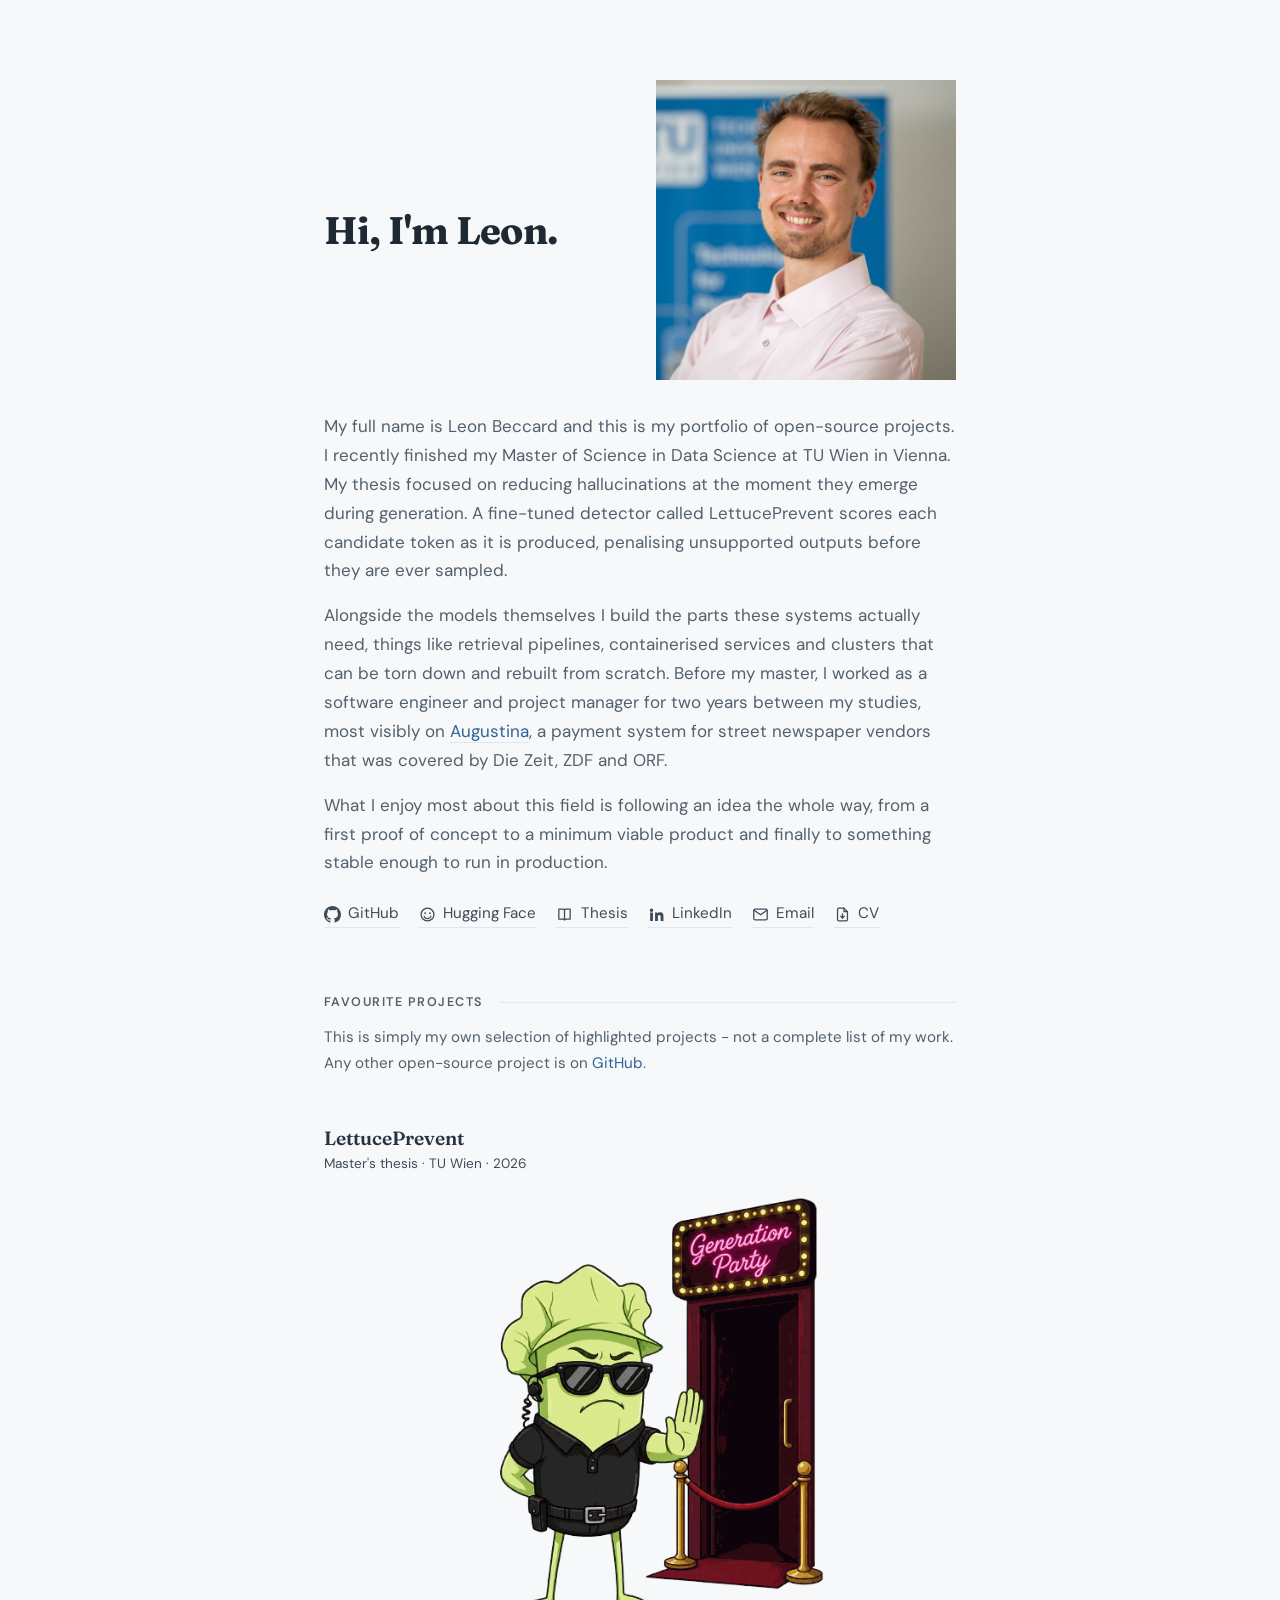
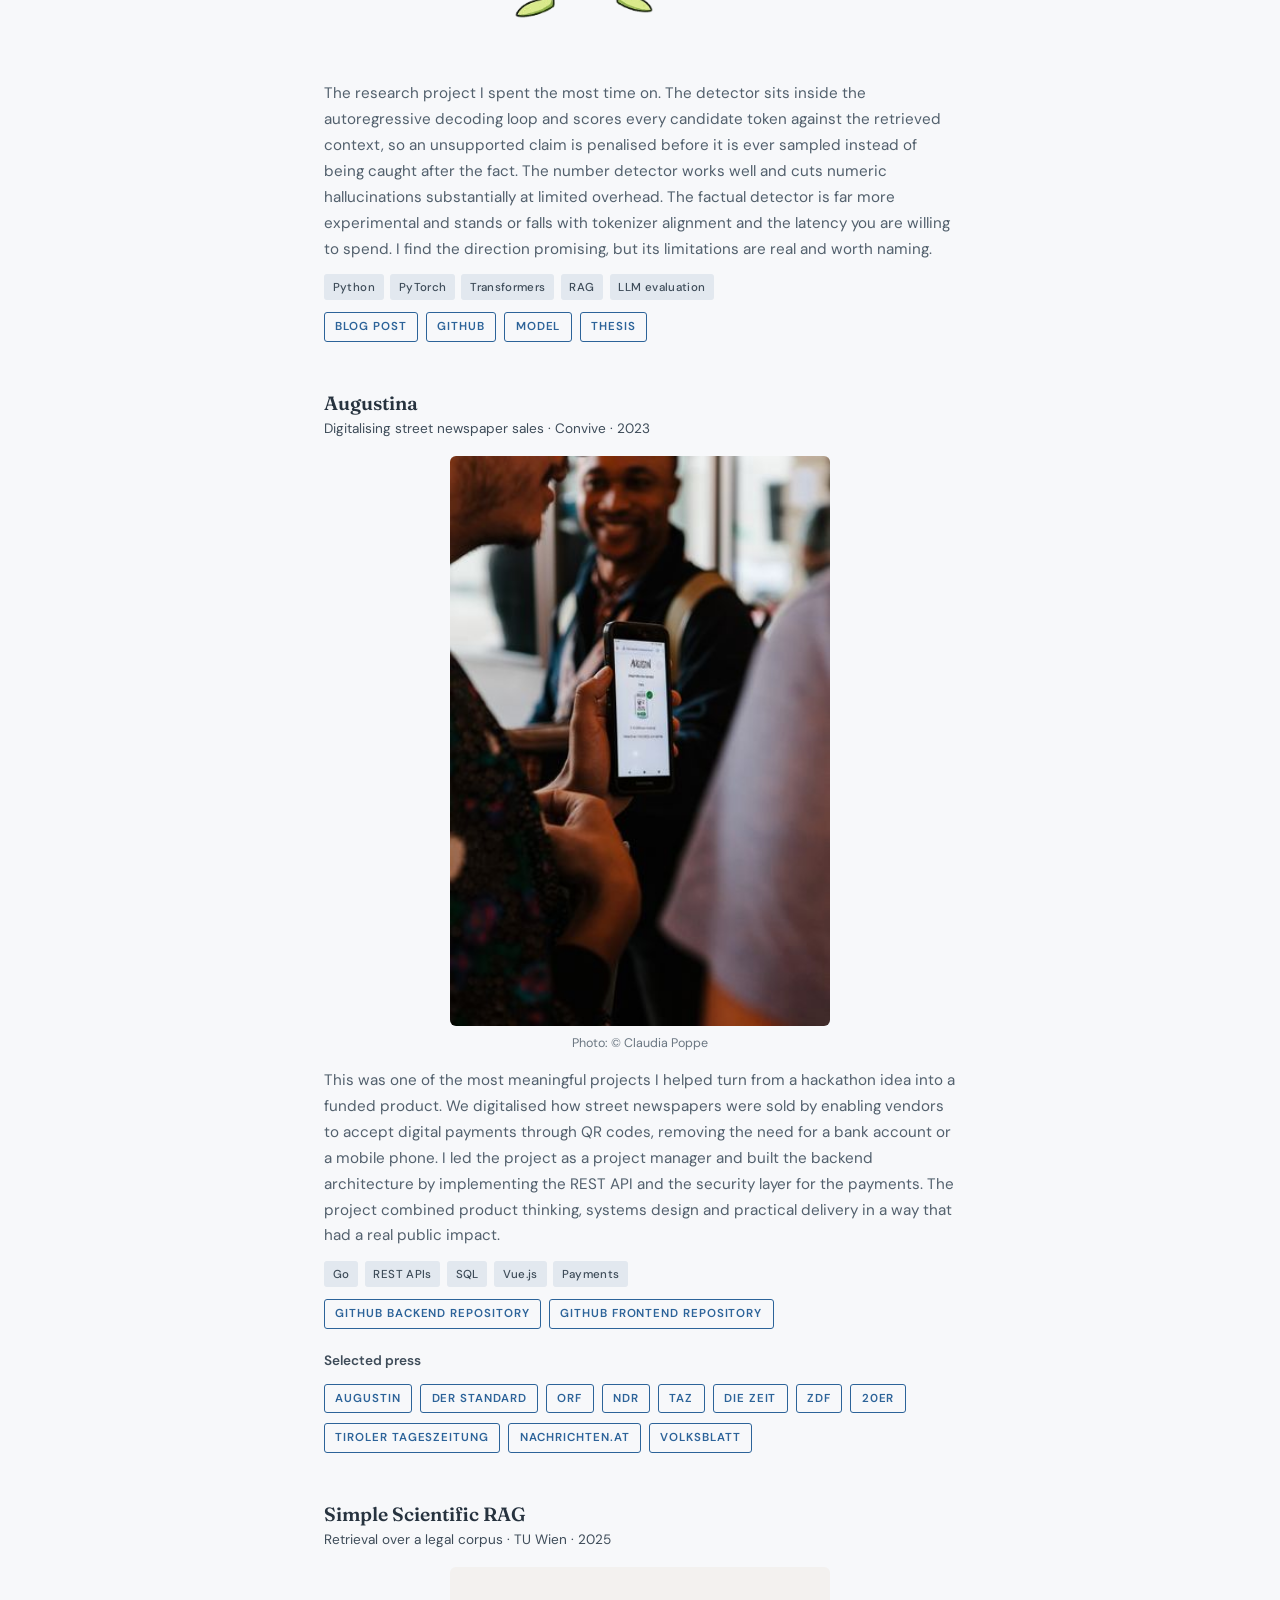
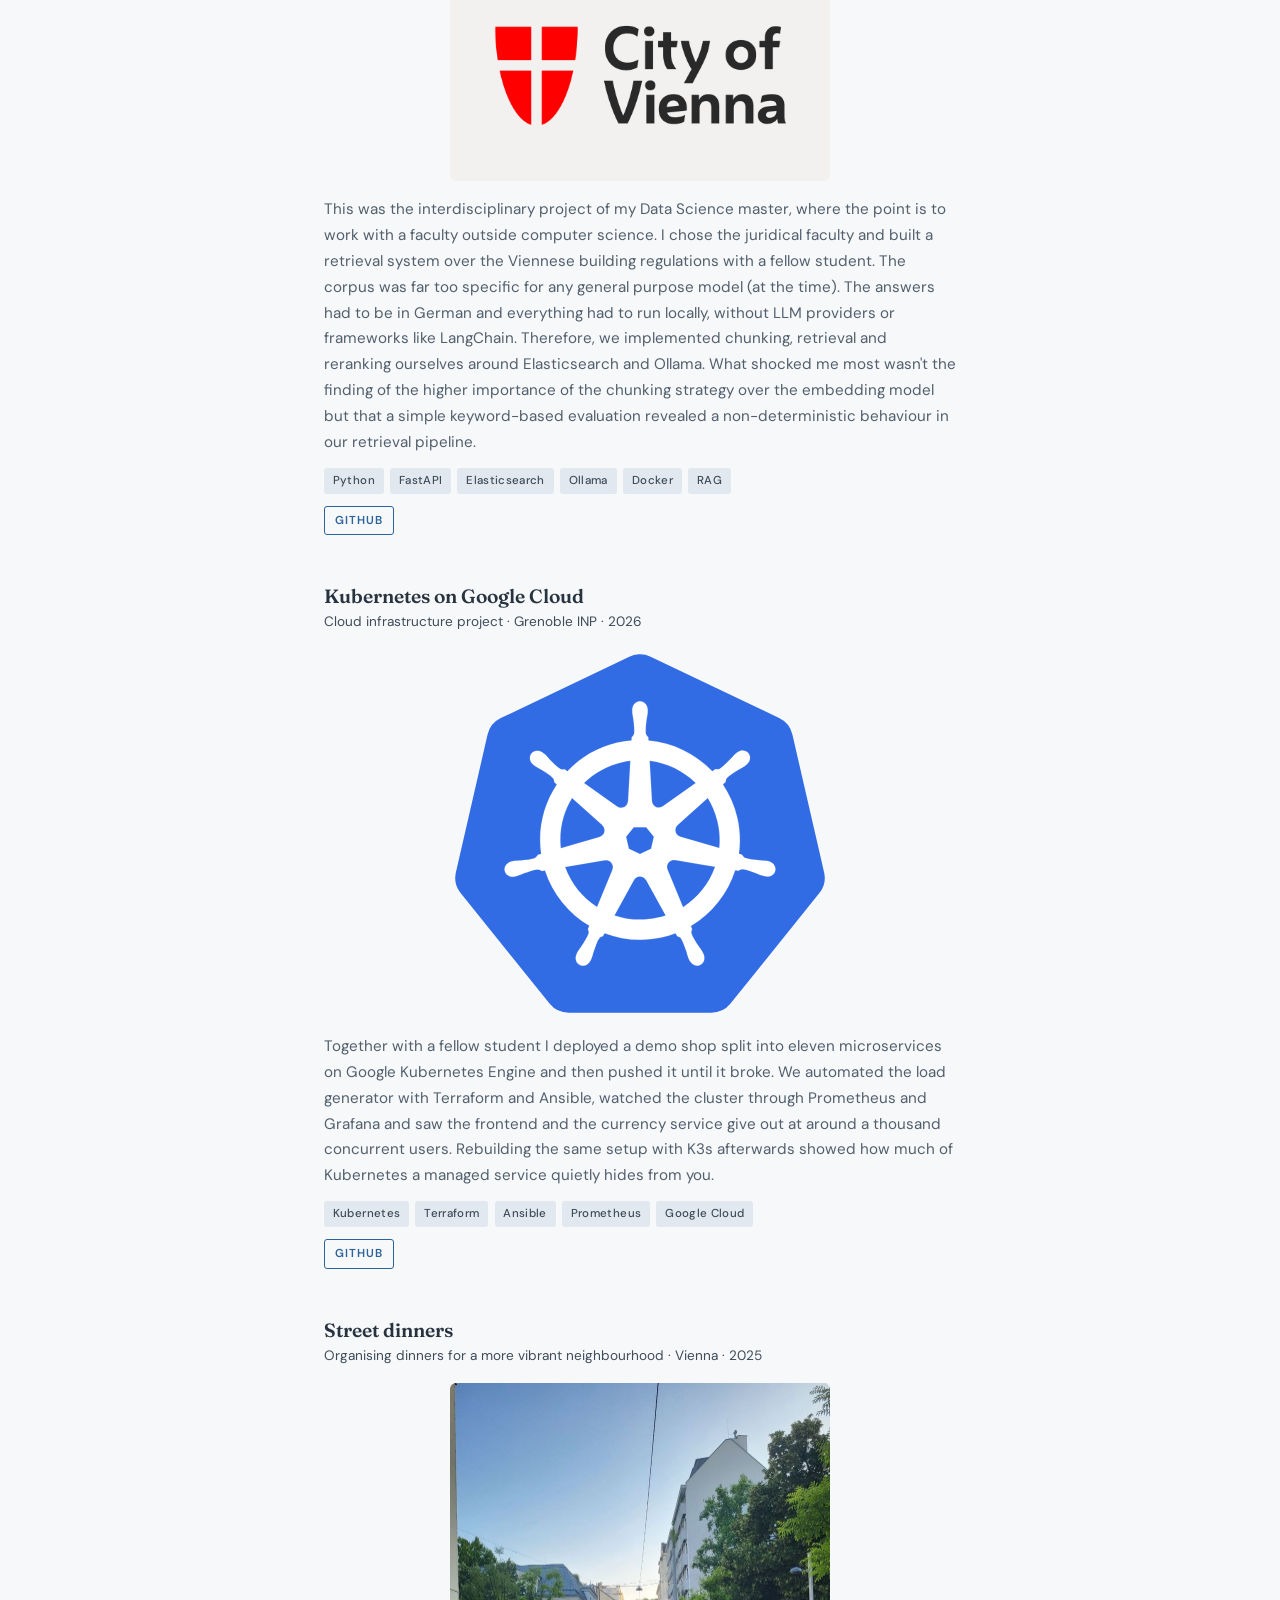
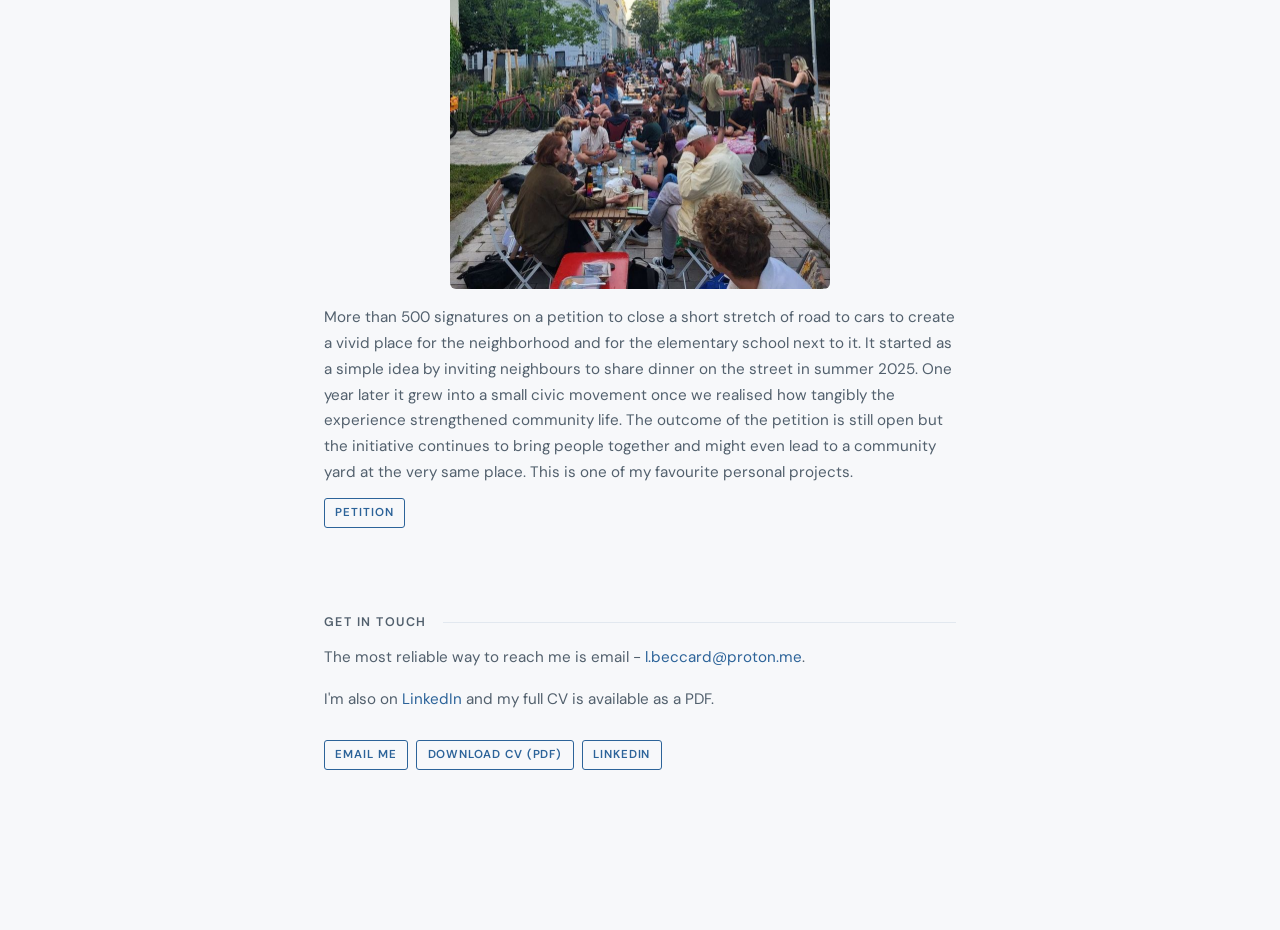
<file: index.html>
<!DOCTYPE html>
<html lang="en">
<head>
  <meta charset="utf-8">
  <meta name="viewport" content="width=device-width, initial-scale=1">
  <title>Leon Beccard - Data Science & LLM Engineering</title>
  <meta name="description" content="Leon Beccard - data scientist in Vienna, working on retrieval-augmented generation, LLM evaluation and the infrastructure these systems run on. Currently looking for a role in LLM and machine learning engineering.">
  <link rel="canonical" href="https://leonbeccard.com/">
  <link rel="icon" href="/images/profile_picture/favicon.png" type="image/png">

  <meta property="og:type" content="website">
  <meta property="og:title" content="Leon Beccard - Data Science & LLM Engineering">
  <meta property="og:description" content="Leon Beccard - data scientist in Vienna, working on retrieval-augmented generation, LLM evaluation and the infrastructure these systems run on. Currently looking for a role in LLM and machine learning engineering.">
  <meta property="og:url" content="https://leonbeccard.com/">
  <meta property="og:image" content="https://leonbeccard.com/images/profile_picture/avatar.jpg">
  <meta property="og:image:alt" content="Portrait of Leon Beccard">
  <meta name="twitter:card" content="summary">
  <link rel="preload" href="/assets/fonts/fraunces-latin-normal.woff2" as="font" type="font/woff2" crossorigin>
  <link rel="preload" href="/assets/fonts/dm-sans-latin-normal.woff2" as="font" type="font/woff2" crossorigin>
  <link rel="stylesheet" href="/assets/css/fonts.css">
  <link rel="stylesheet" href="/assets/css/style.css">
</head>
<body>
  <div class="layout">

    <header class="intro">
      <div class="intro-head">
        <h1 class="site-name">Hi, I'm Leon.</h1>
        <div class="avatar-block">
          <img class="avatar" src="/images/profile_picture/avatar.jpg" alt="Portrait of Leon Beccard" width="300" height="300">
        </div>
      </div>
      <p>My full name is Leon Beccard and this is my portfolio of open-source projects. I recently finished my Master of Science in Data Science at TU Wien in Vienna. My thesis focused on reducing hallucinations at the moment they emerge during generation. A fine-tuned detector called LettucePrevent scores each candidate token as it is produced, penalising unsupported outputs before they are ever sampled.</p>
      <p>Alongside the models themselves I build the parts these systems actually need, things like retrieval pipelines, containerised services and clusters that can be torn down and rebuilt from scratch. Before my master, I worked as a software engineer and project manager for two years between my studies, most visibly on <a href="#augustina">Augustina</a>, a payment system for street newspaper vendors that was covered by Die Zeit, ZDF and ORF.</p>
      <p>What I enjoy most about this field is following an idea the whole way, from a first proof of concept to a minimum viable product and finally to something stable enough to run in production.</p>

      <div class="link-row">
        <a href="https://github.com/lebe1" rel="me noopener" target="_blank">
          <svg width="17" height="17" viewBox="0 0 16 16" fill="currentColor" aria-hidden="true">
            <path d="M8 0C3.58 0 0 3.58 0 8c0 3.54 2.29 6.53 5.47 7.59.4.07.55-.17.55-.38 0-.19-.01-.82-.01-1.49-2.01.37-2.53-.49-2.69-.94-.09-.23-.48-.94-.82-1.13-.28-.15-.68-.52-.01-.53.63-.01 1.08.58 1.23.82.72 1.21 1.87.87 2.33.66.07-.52.28-.87.51-1.07-1.78-.2-3.64-.89-3.64-3.95 0-.87.31-1.59.82-2.15-.08-.2-.36-1.02.08-2.12 0 0 .67-.21 2.2.82a7.4 7.4 0 0 1 2-.27c.68 0 1.36.09 2 .27 1.53-1.04 2.2-.82 2.2-.82.44 1.1.16 1.92.08 2.12.51.56.82 1.27.82 2.15 0 3.07-1.87 3.75-3.65 3.95.29.25.54.73.54 1.48 0 1.07-.01 1.93-.01 2.2 0 .21.15.46.55.38A8.01 8.01 0 0 0 16 8c0-4.42-3.58-8-8-8Z"/>
          </svg>
          GitHub
        </a>
        <a href="https://huggingface.co/lebe1" rel="me noopener" target="_blank">
          <svg width="17" height="17" viewBox="0 0 24 24" fill="currentColor" aria-hidden="true">
            <path d="M12 2a10 10 0 1 0 0 20 10 10 0 0 0 0-20Zm0 1.8a8.2 8.2 0 1 1 0 16.4 8.2 8.2 0 0 1 0-16.4Zm-3.3 5a1.3 1.3 0 1 0 0 2.6 1.3 1.3 0 0 0 0-2.6Zm6.6 0a1.3 1.3 0 1 0 0 2.6 1.3 1.3 0 0 0 0-2.6ZM7.2 13.3a.85.85 0 0 0-.85.9c.13 2.5 2.44 4.4 5.65 4.4s5.52-1.9 5.65-4.4a.85.85 0 0 0-1.7-.1c-.09 1.5-1.66 2.8-3.95 2.8s-3.86-1.3-3.95-2.8a.85.85 0 0 0-.85-.8Z"/>
          </svg>
          Hugging Face
        </a>
        <a href="https://repositum.tuwien.at/handle/20.500.12708/229242" rel="noopener" target="_blank">
          <svg width="17" height="17" viewBox="0 0 24 24" fill="none" stroke="currentColor" stroke-width="1.8" stroke-linecap="round" stroke-linejoin="round" aria-hidden="true">
            <path d="M4 4.5h6a2.5 2.5 0 0 1 2 1 2.5 2.5 0 0 1 2-1h6v14h-6a2.5 2.5 0 0 0-2 1 2.5 2.5 0 0 0-2-1H4Z"/>
            <path d="M12 5.5v14"/>
          </svg>
          Thesis
        </a>
        <a href="https://www.linkedin.com/in/leon-beccard/" rel="me noopener" target="_blank">
          <svg width="17" height="17" viewBox="0 0 24 24" fill="currentColor" aria-hidden="true">
            <path d="M4.98 3.5a2.5 2.5 0 1 0 0 5 2.5 2.5 0 0 0 0-5ZM3 9h4v12H3V9Zm6.5 0h3.8v1.7h.05a4.2 4.2 0 0 1 3.75-2c4 0 4.75 2.6 4.75 6V21h-4v-5.3c0-1.3-.02-2.9-1.8-2.9-1.8 0-2.08 1.36-2.08 2.8V21h-4V9Z"/>
          </svg>
          LinkedIn
        </a>
        <a href="mailto:l.beccard@proton.me">
          <svg width="17" height="17" viewBox="0 0 24 24" fill="none" stroke="currentColor" stroke-width="1.8" stroke-linecap="round" stroke-linejoin="round" aria-hidden="true">
            <rect x="2.5" y="4.5" width="19" height="15" rx="2"/>
            <path d="m3 6 9 6.5L21 6"/>
          </svg>
          Email
        </a>
        <a href="/assets/Leon-Beccard-CV.pdf">
          <svg width="17" height="17" viewBox="0 0 24 24" fill="none" stroke="currentColor" stroke-width="1.8" stroke-linecap="round" stroke-linejoin="round" aria-hidden="true">
            <path d="M14 3H7a2 2 0 0 0-2 2v14a2 2 0 0 0 2 2h10a2 2 0 0 0 2-2V8Z"/>
            <path d="M14 3v5h5"/>
            <path d="M12 11v6"/>
            <path d="m9.5 14.5 2.5 2.5 2.5-2.5"/>
          </svg>
          CV
        </a>
      </div>
    </header>

    <main>

      <section id="projects">
        <h2 class="section-label">Favourite projects</h2>
        <p class="section-intro">This is simply my own selection of highlighted projects - not a complete list of my work. Any other open-source project is on <a href="https://github.com/lebe1" rel="noopener" target="_blank">GitHub</a>.</p>

        <article class="project-card">
          <span class="project-title">LettucePrevent</span>
          <span class="project-context">Master's thesis · TU Wien · 2026</span>
          <img class="project-image" src="/images/favourite_projects/LettucePrevent.png" alt="Cartoon lettuce dressed as a bouncer, turning guests away at the door of the Generation Party" width="447" height="558">
          <p class="project-desc">The research project I spent the most time on. The detector sits inside the autoregressive decoding loop and scores every candidate token against the retrieved context, so an unsupported claim is penalised before it is ever sampled instead of being caught after the fact. The number detector works well and cuts numeric hallucinations substantially at limited overhead. The factual detector is far more experimental and stands or falls with tokenizer alignment and the latency you are willing to spend. I find the direction promising, but its limitations are real and worth naming.</p>
          <ul class="project-tags">
            <li>Python</li>
            <li>PyTorch</li>
            <li>Transformers</li>
            <li>RAG</li>
            <li>LLM evaluation</li>
          </ul>
          <div class="project-links">
            <a class="project-link" href="https://huggingface.co/blog/lebe1/lettuceprevent-blogpost" rel="noopener" target="_blank">Blog post</a>
            <a class="project-link" href="https://github.com/lebe1/LettucePrevent" rel="noopener" target="_blank">GitHub</a>
            <a class="project-link" href="https://huggingface.co/lebe1/lettuceprevent-ettin-decoder-68m-en" rel="noopener" target="_blank">Model</a>
            <a class="project-link" href="https://repositum.tuwien.at/handle/20.500.12708/229242" rel="noopener" target="_blank">Thesis</a>
          </div>
        </article>

        <article class="project-card" id="augustina">
          <span class="project-title">Augustina</span>
          <span class="project-context">Digitalising street newspaper sales · Convive · 2023</span>
          <img class="project-image" src="/images/favourite_projects/Augustin_bargeldlos.jpg" alt="A customer holding up a phone showing the Augustin payment screen while buying a newspaper on the street" width="341" height="512" loading="lazy">
          <p class="photo-credit">Photo: © Claudia Poppe</p>
          <p class="project-desc">This was one of the most meaningful projects I helped turn from a hackathon idea into a funded product. We digitalised how street newspapers were sold by enabling vendors to accept digital payments through QR codes, removing the need for a bank account or a mobile phone. I led the project as a project manager and built the backend architecture by implementing the REST API and the security layer for the payments. The project combined product thinking, systems design and practical delivery in a way that had a real public impact.</p>
          <ul class="project-tags">
            <li>Go</li>
            <li>REST APIs</li>
            <li>SQL</li>
            <li>Vue.js</li>
            <li>Payments</li>
          </ul>
          <div class="project-links">
            <a class="project-link" href="https://github.com/augustin-wien/augustina-backend" rel="noopener" target="_blank">GitHub Backend Repository</a>
            <a class="project-link" href="https://github.com/augustin-wien/augustina-frontend" rel="noopener" target="_blank">GitHub Frontend Repository</a>
          </div>
          <div class="project-press">
            <h3 class="project-press__title">Selected press</h3>
            <ul class="press-list">
              <li><a class="project-link" href="https://augustin.or.at/mit-bargeld-oder-karte/" rel="noopener" target="_blank">Augustin</a></li>
              <li><a class="project-link" href="https://www.derstandard.at/story/3000000189654/augustin-wu-die-polizei-schikaniert-die-verkaeufer" rel="noopener" target="_blank">Der Standard</a></li>
              <li><a class="project-link" href="https://wien.orf.at/stories/3203484/" rel="noopener" target="_blank">ORF</a></li>
              <li><a class="project-link" href="https://www.ndr.de/nachrichten/hamburg/Strassenmagazin-HinzKunzt-nun-auch-bargeldlos-erhaeltlich,hinzundkuntzdigital102.html" rel="noopener" target="_blank">NDR</a></li>
              <li><a class="project-link" href="https://taz.de/Strassenzeitung-ermoeglicht-Handyzahlung/!6071944/" rel="noopener" target="_blank">taz</a></li>
              <li><a class="project-link" href="https://www.zeit.de/news/2025-05/18/bargeldloses-zahlen-fuer-strassenmagazin-kommt-gut-an" rel="noopener" target="_blank">Die Zeit</a></li>
              <li><a class="project-link" href="https://www.zdfheute.de/panorama/obdachlos-strassenzeitung-bargeldlos-100.html" rel="noopener" target="_blank">ZDF</a></li>
              <li><a class="project-link" href="https://20er.at/kein-bargeld-kein-problem/" rel="noopener" target="_blank">20er</a></li>
              <li><a class="project-link" href="https://www.tt.com/artikel/30897323/tiroler-strassenzeitung-20er-kann-nun-auch-bargeldlos-gekauft-werden" rel="noopener" target="_blank">Tiroler Tageszeitung</a></li>
              <li><a class="project-link" href="https://www.nachrichten.at/oberoesterreich/uebers-handy-die-kupfermuckn-bald-bargeldlos-zu-kaufen;art4,3989029" rel="noopener" target="_blank">Nachrichten.at</a></li>
              <li><a class="project-link" href="https://volksblatt.at/chronik/regionales/strassenzeitung-kupfermuckn-kann-auch-bargeldlos-gekauft-werden-1562113/" rel="noopener" target="_blank">Volksblatt</a></li>
            </ul>
          </div>
        </article>

        <article class="project-card">
          <span class="project-title">Simple Scientific RAG</span>
          <span class="project-context">Retrieval over a legal corpus · TU Wien · 2025</span>
          <img class="project-image" src="/images/favourite_projects/vienna_logo.png" alt="Logo of the City of Vienna, whose building regulations formed the corpus" width="1070" height="604" loading="lazy">
          <p class="project-desc">This was the interdisciplinary project of my Data Science master, where the point is to work with a faculty outside computer science. I chose the juridical faculty and built a retrieval system over the Viennese building regulations with a fellow student. The corpus was far too specific for any general purpose model (at the time). The answers had to be in German and everything had to run locally, without LLM providers or frameworks like LangChain. Therefore, we implemented chunking, retrieval and reranking ourselves around Elasticsearch and Ollama. What shocked me most wasn't the finding of the higher importance of the chunking strategy over the embedding model but that a simple keyword-based evaluation revealed a non-deterministic behaviour in our retrieval pipeline.</p>
          <ul class="project-tags">
            <li>Python</li>
            <li>FastAPI</li>
            <li>Elasticsearch</li>
            <li>Ollama</li>
            <li>Docker</li>
            <li>RAG</li>
          </ul>
          <div class="project-links">
            <a class="project-link" href="https://github.com/lebe1/simple-scientific-RAG" rel="noopener" target="_blank">GitHub</a>
          </div>
        </article>

        <article class="project-card">
          <span class="project-title">Kubernetes on Google Cloud</span>
          <span class="project-context">Cloud infrastructure project · Grenoble INP · 2026</span>
          <img class="project-image" src="/images/favourite_projects/kubernetes.svg" alt="The Kubernetes ship's wheel logo" width="723" height="702" loading="lazy">
          <p class="project-desc">Together with a fellow student I deployed a demo shop split into eleven microservices on Google Kubernetes Engine and then pushed it until it broke. We automated the load generator with Terraform and Ansible, watched the cluster through Prometheus and Grafana and saw the frontend and the currency service give out at around a thousand concurrent users. Rebuilding the same setup with K3s afterwards showed how much of Kubernetes a managed service quietly hides from you.</p>
          <ul class="project-tags">
            <li>Kubernetes</li>
            <li>Terraform</li>
            <li>Ansible</li>
            <li>Prometheus</li>
            <li>Google Cloud</li>
          </ul>
          <div class="project-links">
            <a class="project-link" href="https://github.com/lebe1/Kubernetes-project" rel="noopener" target="_blank">GitHub</a>
          </div>
        </article>

        <article class="project-card">
          <span class="project-title">Street dinners</span>
          <span class="project-context">Organising dinners for a more vibrant neighbourhood · Vienna · 2025</span>
          <img class="project-image" src="/images/favourite_projects/strassenfest.jpeg" alt="Neighbours sitting at tables and on blankets along a car-free Viennese street on a summer evening" width="760" height="1013" loading="lazy">
          <p class="project-desc">More than 500 signatures on a petition to close a short stretch of road to cars to create a vivid place for the neighborhood and for the elementary school next to it. It started as a simple idea by inviting neighbours to share dinner on the street in summer 2025. One year later it grew into a small civic movement once we realised how tangibly the experience strengthened community life. The outcome of the petition is still open but the initiative continues to bring people together and might even lead to a community yard at the very same place. This is one of my favourite personal projects.</p>
          <div class="project-links">
            <a class="project-link" href="https://petitionen.wien.gv.at/petition/online/PetitionDetail.aspx?PetID=0577fece7ab44c6b9798eee372005eda" rel="noopener" target="_blank">Petition</a>
          </div>
        </article>


      </section>

      <section id="contact">
        <h2 class="section-label">Get in touch</h2>
        <p class="section-intro">The most reliable way to reach me is email - <a href="mailto:l.beccard@proton.me">l.beccard@proton.me</a>.</p>
        <p class="section-intro">I'm also on <a href="https://www.linkedin.com/in/leon-beccard/" rel="noopener" target="_blank">LinkedIn</a> and my full CV is available as a PDF.</p>
        <div class="project-links">
          <a class="project-link" href="mailto:l.beccard@proton.me">Email me</a>
          <a class="project-link" href="/assets/Leon-Beccard-CV.pdf" download>Download CV (PDF)</a>
          <a class="project-link" href="https://www.linkedin.com/in/leon-beccard/" rel="me noopener" target="_blank">LinkedIn</a>
        </div>
      </section>

    </main>

  </div>
</body>
</html>
</file>
<file: assets/css/fonts.css>
/* Self-hosted fonts (no external CDN calls) — DM Sans & Fraunces, SIL Open Font License 1.1 */

/* DM Sans — latin-ext, italic */
@font-face {
  font-family: 'DM Sans';
  font-style: italic;
  font-weight: 400;
  font-display: swap;
  src: url(../fonts/dm-sans-latin-ext-italic.woff2) format('woff2');
  unicode-range: U+0100-02BA, U+02BD-02C5, U+02C7-02CC, U+02CE-02D7, U+02DD-02FF, U+0304, U+0308, U+0329, U+1D00-1DBF, U+1E00-1E9F, U+1EF2-1EFF, U+2020, U+20A0-20AB, U+20AD-20C0, U+2113, U+2C60-2C7F, U+A720-A7FF;
}

/* DM Sans — latin, italic */
@font-face {
  font-family: 'DM Sans';
  font-style: italic;
  font-weight: 400;
  font-display: swap;
  src: url(../fonts/dm-sans-latin-italic.woff2) format('woff2');
  unicode-range: U+0000-00FF, U+0131, U+0152-0153, U+02BB-02BC, U+02C6, U+02DA, U+02DC, U+0304, U+0308, U+0329, U+2000-206F, U+20AC, U+2122, U+2191, U+2193, U+2212, U+2215, U+FEFF, U+FFFD;
}

/* DM Sans — latin-ext, normal */
@font-face {
  font-family: 'DM Sans';
  font-style: normal;
  font-weight: 400 600;
  font-display: swap;
  src: url(../fonts/dm-sans-latin-ext-normal.woff2) format('woff2');
  unicode-range: U+0100-02BA, U+02BD-02C5, U+02C7-02CC, U+02CE-02D7, U+02DD-02FF, U+0304, U+0308, U+0329, U+1D00-1DBF, U+1E00-1E9F, U+1EF2-1EFF, U+2020, U+20A0-20AB, U+20AD-20C0, U+2113, U+2C60-2C7F, U+A720-A7FF;
}

/* DM Sans — latin, normal */
@font-face {
  font-family: 'DM Sans';
  font-style: normal;
  font-weight: 400 600;
  font-display: swap;
  src: url(../fonts/dm-sans-latin-normal.woff2) format('woff2');
  unicode-range: U+0000-00FF, U+0131, U+0152-0153, U+02BB-02BC, U+02C6, U+02DA, U+02DC, U+0304, U+0308, U+0329, U+2000-206F, U+20AC, U+2122, U+2191, U+2193, U+2212, U+2215, U+FEFF, U+FFFD;
}

/* Fraunces — vietnamese, normal */
@font-face {
  font-family: 'Fraunces';
  font-style: normal;
  font-weight: 400 700;
  font-display: swap;
  src: url(../fonts/fraunces-vietnamese-normal.woff2) format('woff2');
  unicode-range: U+0102-0103, U+0110-0111, U+0128-0129, U+0168-0169, U+01A0-01A1, U+01AF-01B0, U+0300-0301, U+0303-0304, U+0308-0309, U+0323, U+0329, U+1EA0-1EF9, U+20AB;
}

/* Fraunces — latin-ext, normal */
@font-face {
  font-family: 'Fraunces';
  font-style: normal;
  font-weight: 400 700;
  font-display: swap;
  src: url(../fonts/fraunces-latin-ext-normal.woff2) format('woff2');
  unicode-range: U+0100-02BA, U+02BD-02C5, U+02C7-02CC, U+02CE-02D7, U+02DD-02FF, U+0304, U+0308, U+0329, U+1D00-1DBF, U+1E00-1E9F, U+1EF2-1EFF, U+2020, U+20A0-20AB, U+20AD-20C0, U+2113, U+2C60-2C7F, U+A720-A7FF;
}

/* Fraunces — latin, normal */
@font-face {
  font-family: 'Fraunces';
  font-style: normal;
  font-weight: 400 700;
  font-display: swap;
  src: url(../fonts/fraunces-latin-normal.woff2) format('woff2');
  unicode-range: U+0000-00FF, U+0131, U+0152-0153, U+02BB-02BC, U+02C6, U+02DA, U+02DC, U+0304, U+0308, U+0329, U+2000-206F, U+20AC, U+2122, U+2191, U+2193, U+2212, U+2215, U+FEFF, U+FFFD;
}
</file>
<file: assets/css/style.css>
/* === Single-column, scrollable personal site === */

/* === CSS Variables ===
   Named by role, not by colour, so the dark palette below can swap the values
   without any rule needing to know which theme is active. */
:root {
  --bg:           #f7f8fa;  /* page background */
  --surface:      #ffffff;  /* card / hovered surface */
  --border:       #e2e8ef;  /* borders, dividers, tag chips */
  --text:         #52606d;  /* body text */
  --text-strong:  #3e4c59;  /* stronger secondary text */
  --title:        #27333f;  /* project titles */
  --heading:      #1f2933;  /* page heading */
  --accent:       #2c6399;  /* links and buttons */
  --accent-tint:  rgba(44, 99, 153, 0.12);
  --selection:    rgba(44, 99, 153, 0.22);
  --shadow:       0 6px 24px rgba(31, 41, 51, 0.06);
  --transition:   all 0.2s cubic-bezier(0.645, 0.045, 0.355, 1);
}

@media (prefers-color-scheme: dark) {
  :root {
    --bg:          #11171e;
    --surface:     #1a222b;
    --border:      #2b3641;
    --text:        #a3b1bf;
    --text-strong: #c1ccd8;
    --title:       #dde5ec;
    --heading:     #eef3f7;
    --accent:      #7db6ea;
    --accent-tint: rgba(125, 182, 234, 0.16);
    --selection:   rgba(125, 182, 234, 0.28);
    --shadow:      0 6px 24px rgba(0, 0, 0, 0.4);
  }
}

::selection {
  background-color: var(--selection);
  color: var(--heading);
}

/* === Reset & Base === */
*, *::before, *::after {
  box-sizing: border-box;
  margin: 0;
  padding: 0;
}

html {
  scroll-behavior: smooth;
}

body {
  font-family: 'DM Sans', -apple-system, BlinkMacSystemFont, 'Segoe UI', sans-serif;
  background-color: var(--bg);
  color: var(--text);
  line-height: 1.7;
  font-size: 17px;
  -webkit-font-smoothing: antialiased;
  -moz-osx-font-smoothing: grayscale;
}

a {
  color: var(--accent);
  text-decoration: none;
  transition: var(--transition);
}

/* Visible keyboard focus everywhere; mouse clicks stay unchanged. */
a:focus-visible {
  outline: 2px solid var(--accent);
  outline-offset: 3px;
  border-radius: 2px;
}

/* === Page Layout === */
.layout {
  max-width: 680px;
  margin: 0 auto;
  padding: 5rem 1.5rem 6rem;
}

/* === Intro === */
.intro {
  margin-bottom: 4rem;
}

/* Greeting and portrait side by side, portrait flush right. */
.intro-head {
  display: flex;
  align-items: center;
  gap: 2.5rem;
  margin-bottom: 2rem;
}

.avatar-block {
  display: flex;
  flex-direction: column;
  align-items: flex-start;
  gap: 0.45rem;
  flex-shrink: 0;
}

.avatar {
  width: 300px;
  height: 300px;
  object-fit: cover;
  display: block;
  flex-shrink: 0;
}

.photo-credit {
  font-size: 0.78rem;
  color: var(--text);
  opacity: 0.85;
}

/* Credit line under a project image, following the centred image above it. */
.project-image + .photo-credit {
  text-align: center;
  margin: -0.6rem 0 0.9rem;
}

.site-name {
  flex: 1;
  min-width: 0;
  font-family: 'Fraunces', Georgia, serif;
  font-size: 2.4rem;
  font-weight: 700;
  color: var(--heading);
  letter-spacing: -0.02em;
  line-height: 1.15;
}

.intro p {
  margin-bottom: 1rem;
}

.intro p:last-of-type {
  margin-bottom: 0;
}

.intro a {
  border-bottom: 1px solid var(--accent-tint);
}

.intro a:hover {
  border-bottom-color: var(--accent);
}

/* === Stack summary ===
   Plain text, not chips: it has to stay readable and copyable for anyone
   skimming for keywords. Label column is fixed so the values line up. */
.stack {
  margin-top: 1.5rem;
  font-size: 0.9rem;
}

.stack-row {
  display: flex;
  gap: 0.9rem;
  padding: 0.3rem 0;
  border-top: 1px solid var(--border);
}

.stack-row:last-child {
  border-bottom: 1px solid var(--border);
}

.stack dt {
  flex: 0 0 8.5rem;
  font-weight: 600;
  color: var(--text-strong);
}

.stack dd {
  color: var(--text);
}

/* === Inline link row (GitHub, email, …) === */
.link-row {
  display: flex;
  flex-wrap: wrap;
  align-items: center;
  gap: 0.5rem 1.25rem;
  margin-top: 1.5rem;
  font-size: 0.95rem;
}

.link-row a {
  display: inline-flex;
  align-items: center;
  gap: 0.45rem;
  color: var(--text-strong);
}

.link-row a:hover {
  color: var(--accent);
}

.link-row svg {
  flex-shrink: 0;
}

/* === Sections === */
section {
  margin-bottom: 4rem;
  scroll-margin-top: 3rem;
}

.section-label {
  font-size: 0.78rem;
  font-weight: 700;
  text-transform: uppercase;
  letter-spacing: 0.12em;
  color: var(--text);
  margin-bottom: 1.5rem;
  display: flex;
  align-items: center;
  gap: 1rem;
}

.section-label::after {
  content: '';
  display: block;
  flex: 1;
  height: 1px;
  background-color: var(--border);
}

/* Short note between a section heading and its entries. */
.section-intro {
  font-size: 0.95rem;
  color: var(--text);
  margin: -0.75rem 0 1.75rem;
}

.section-intro a {
  border-bottom: 1px solid transparent;
}

.section-intro a:hover {
  border-bottom-color: var(--accent);
}

/* === Project entries === */
.project-card {
  display: block;
  padding: 1.25rem 1.25rem 1.25rem 1.5rem;
  margin: 0 -1.25rem 0.5rem -1.5rem;
  border-radius: 4px;
  scroll-margin-top: 3rem;
  transition: var(--transition);
}

.project-card:hover {
  background: var(--surface);
  transform: translateX(6px);
  box-shadow: inset 2px 0 0 var(--accent), var(--shadow);
}

.project-title {
  display: block;
  font-family: 'Fraunces', Georgia, serif;
  font-size: 1.2rem;
  font-weight: 600;
  color: var(--title);
  line-height: 1.4;
}

.project-context {
  display: block;
  font-size: 0.85rem;
  color: var(--text-strong);
  margin-bottom: 0.6rem;
}

.project-image {
  display: block;
  width: 100%;
  max-width: 380px;
  height: auto;
  margin: 1rem auto;
  object-fit: cover;
  border-radius: 6px;
}

/* On a dark page the images are the only bright surfaces, so give them an
   edge instead of letting them float. */
@media (prefers-color-scheme: dark) {
  .project-image {
    border: 1px solid var(--border);
  }
}

.project-desc {
  font-size: 0.95rem;
  color: var(--text);
  margin-bottom: 0.75rem;
}

.project-desc:last-child {
  margin-bottom: 0;
}

.project-desc a {
  border-bottom: 1px solid transparent;
}

.project-desc a:hover {
  border-bottom-color: var(--accent);
}

/* Placeholder line for content still to be written. */
.project-todo {
  font-size: 0.95rem;
  font-style: italic;
  color: var(--text);
  opacity: 0.85;
  margin-bottom: 0.75rem;
}

/* === Tech tags === */
.project-tags {
  list-style: none;
  display: flex;
  flex-wrap: wrap;
  gap: 0.4rem;
  margin-bottom: 0.75rem;
}

.project-tags li {
  font-size: 0.72rem;
  font-weight: 500;
  letter-spacing: 0.03em;
  color: var(--text-strong);
  background: var(--border);
  border-radius: 3px;
  padding: 0.2rem 0.55rem;
}

/* === Project links === */
.project-links {
  display: flex;
  flex-wrap: wrap;
  gap: 0.5rem;
}

.project-link {
  display: inline-block;
  padding: 0.25rem 0.65rem;
  font-size: 0.72rem;
  font-weight: 600;
  text-transform: uppercase;
  letter-spacing: 0.08em;
  color: var(--accent);
  border: 1px solid var(--accent);
  border-radius: 3px;
}

.project-link:hover {
  background: var(--accent-tint);
}

/* === Press coverage inside a project card === */
.project-press {
  margin-top: 1.25rem;
}

.project-press__title {
  font-size: 0.85rem;
  font-weight: 600;
  color: var(--text-strong);
  margin-bottom: 0.6rem;
}

.press-list {
  list-style: none;
  display: flex;
  flex-wrap: wrap;
  gap: 0.5rem;
}

/* === Footer === */
.site-footer {
  margin-top: 4rem;
  padding-top: 1.5rem;
  border-top: 1px solid var(--border);
  font-size: 0.8rem;
  color: var(--text);
}

.site-footer a {
  color: var(--text);
  border-bottom: 1px solid transparent;
}

.site-footer a:hover {
  color: var(--accent);
  border-bottom-color: var(--accent);
}

/* === Mobile === */
@media (max-width: 600px) {
  body {
    font-size: 16px;
  }

  .layout {
    padding: 3rem 1.25rem 4rem;
  }

  .site-name {
    font-size: 1.85rem;
  }

  /* Stack on narrow screens: portrait above the greeting. */
  .intro-head {
    flex-direction: column-reverse;
    align-items: flex-start;
    gap: 1.5rem;
  }

  .avatar {
    width: 100%;
    height: auto;
    aspect-ratio: 1 / 1;
  }

  .project-card {
    padding: 1rem 1rem 1rem 1.15rem;
    margin-left: -1.15rem;
    margin-right: -1rem;
  }

  /* Two columns don't fit at this width; label above its values instead. */
  .stack-row {
    flex-direction: column;
    gap: 0;
    padding: 0.45rem 0;
  }

  .stack dt {
    flex: none;
  }

  /* Make project images full-width on small screens for readability */
  .project-image {
    width: 100%;
    max-width: 100%;
    margin: 0.5rem 0 0.9rem;
  }
}

@media (prefers-reduced-motion: reduce) {
  html {
    scroll-behavior: auto;
  }

  *, *::before, *::after {
    transition: none !important;
  }
}
</file>
